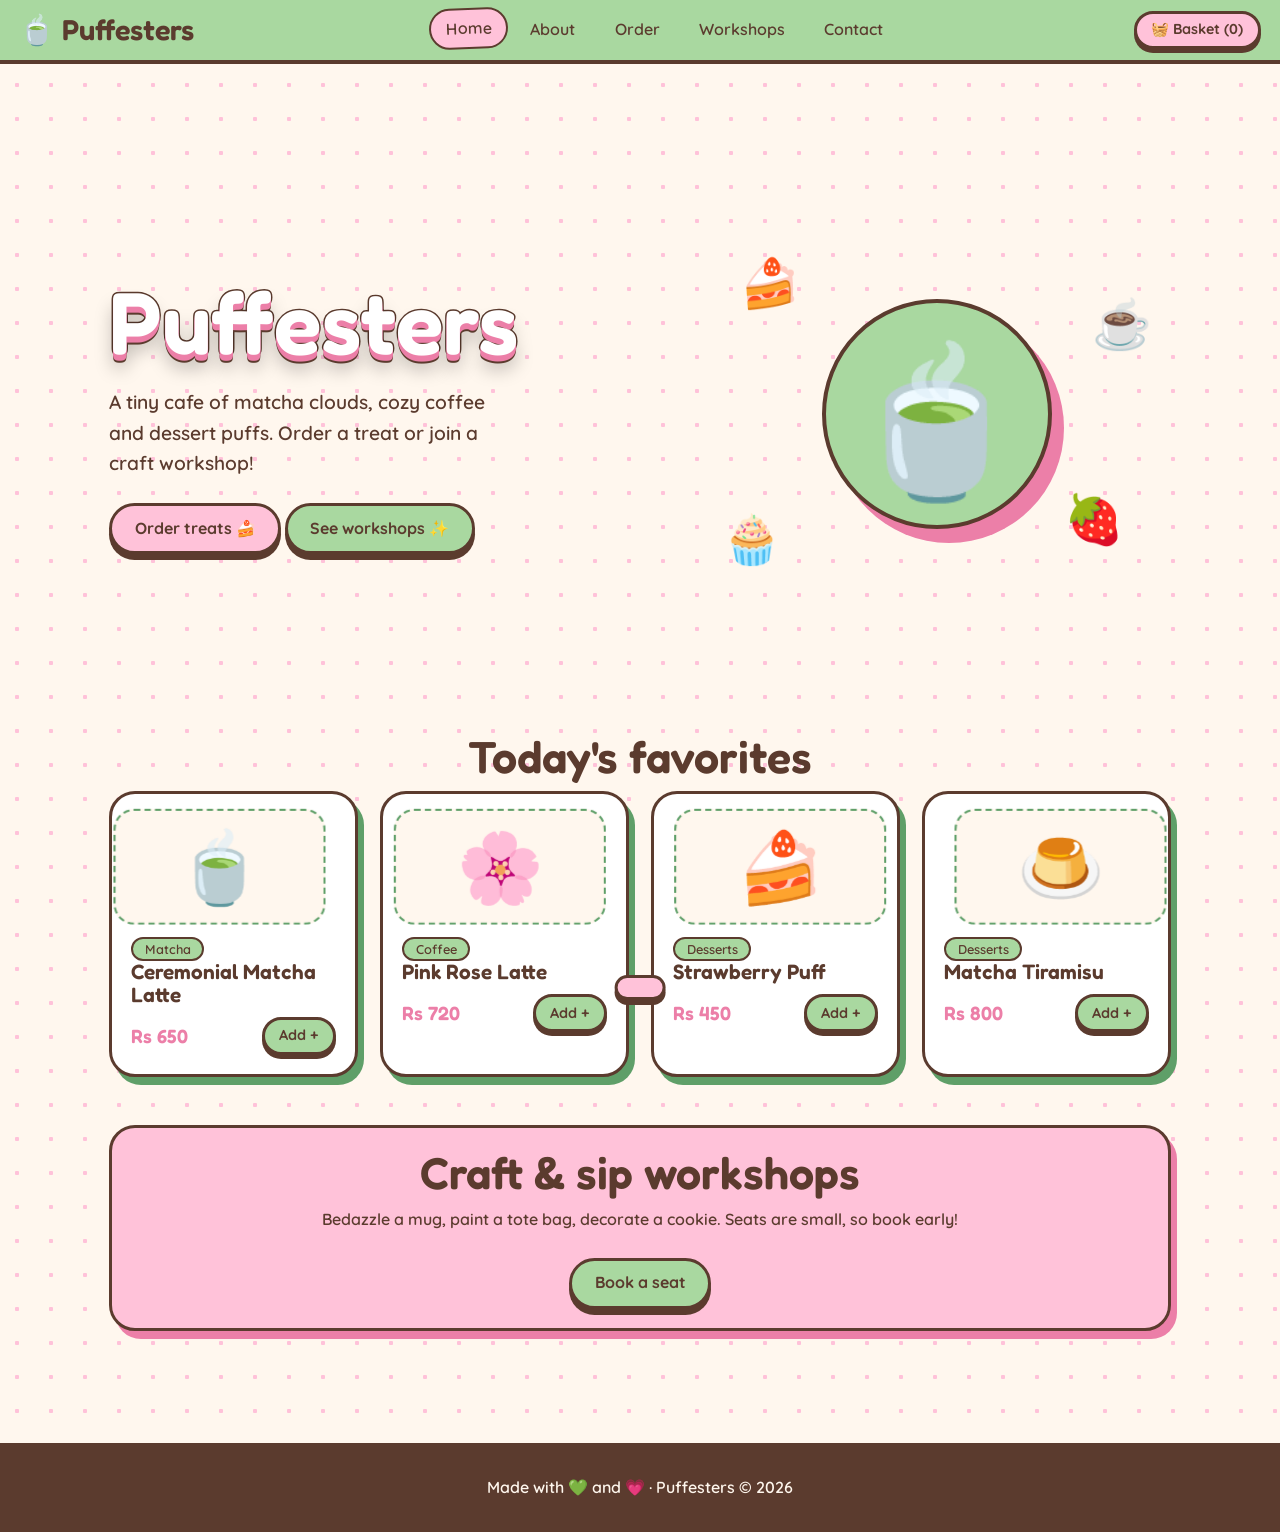
<file: index.html>
<!DOCTYPE html><html lang="en"><head><meta charset="UTF-8"><meta name="viewport" content="width=device-width,initial-scale=1">
<link href="https://fonts.googleapis.com/css2?family=Fredoka:wght@500;600&family=Quicksand:wght@600;700&display=swap" rel="stylesheet">
<link rel="stylesheet" href="style.css"><title>Puffesters | Matcha, Coffee & Sweet Things</title></head><body data-page="home">
<main>
<section class="hero">
  <div>
    <h1 class="title3d">Puffesters</h1>
    <p>A tiny cafe of matcha clouds, cozy coffee and dessert puffs. Order a treat or join a craft workshop!</p>
    <a class="btn" href="order.html">Order treats 🍰</a>
    <a class="btn green" href="workshops.html">See workshops ✨</a>
  </div>
  <div class="hero-art">
    <div class="cup">🍵</div>
    <span class="float f1">🍰</span><span class="float f2">☕</span><span class="float f3">🧁</span><span class="float f4">🍓</span>
  </div>
</section>
<section>
  <h2 class="center">Today's favorites</h2>
  <div class="grid" id="featured"></div>
</section>
<section class="card pink center">
  <h2>Craft & sip workshops</h2>
  <p>Bedazzle a mug, paint a tote bag, decorate a cookie. Seats are small, so book early!</p><br>
  <a class="btn green" href="contact.html">Book a seat</a>
</section>
</main>
<script src="script.js"></script></body></html>
</file>
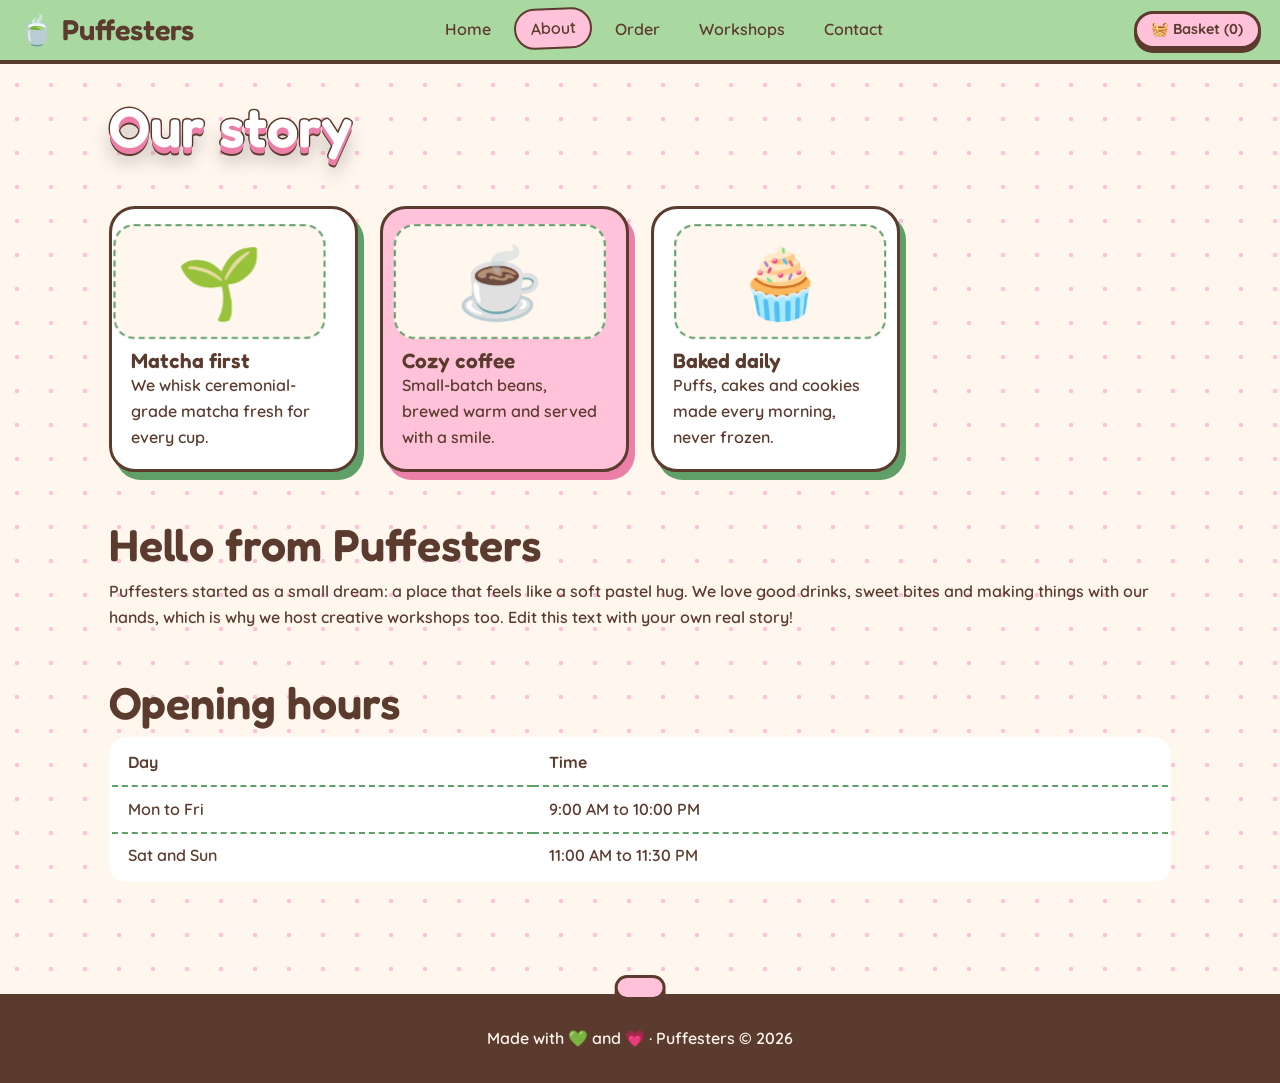
<file: about.html>
<!DOCTYPE html><html lang="en"><head><meta charset="UTF-8"><meta name="viewport" content="width=device-width,initial-scale=1">
<link href="https://fonts.googleapis.com/css2?family=Fredoka:wght@500;600&family=Quicksand:wght@600;700&display=swap" rel="stylesheet">
<link rel="stylesheet" href="style.css"><title>About | Puffesters</title></head><body data-page="about">
<main>
<h1 class="title3d" style="font-size:3.5rem">Our story</h1>
<section class="grid">
  <div class="card"><div class="pic">🌱</div><h3>Matcha first</h3><p>We whisk ceremonial-grade matcha fresh for every cup.</p></div>
  <div class="card pink"><div class="pic">☕</div><h3>Cozy coffee</h3><p>Small-batch beans, brewed warm and served with a smile.</p></div>
  <div class="card"><div class="pic">🧁</div><h3>Baked daily</h3><p>Puffs, cakes and cookies made every morning, never frozen.</p></div>
</section>
<section>
  <h2>Hello from Puffesters</h2>
  <p>Puffesters started as a small dream: a place that feels like a soft pastel hug. We love good drinks, sweet bites and making things with our hands, which is why we host creative workshops too. Edit this text with your own real story!</p>
</section>
<section>
  <h2>Opening hours</h2>
  <table><tr><th>Day</th><th>Time</th></tr>
  <tr><td>Mon to Fri</td><td>9:00 AM to 10:00 PM</td></tr>
  <tr><td>Sat and Sun</td><td>11:00 AM to 11:30 PM</td></tr></table>
</section>
</main>
<script src="script.js"></script></body></html>
</file>
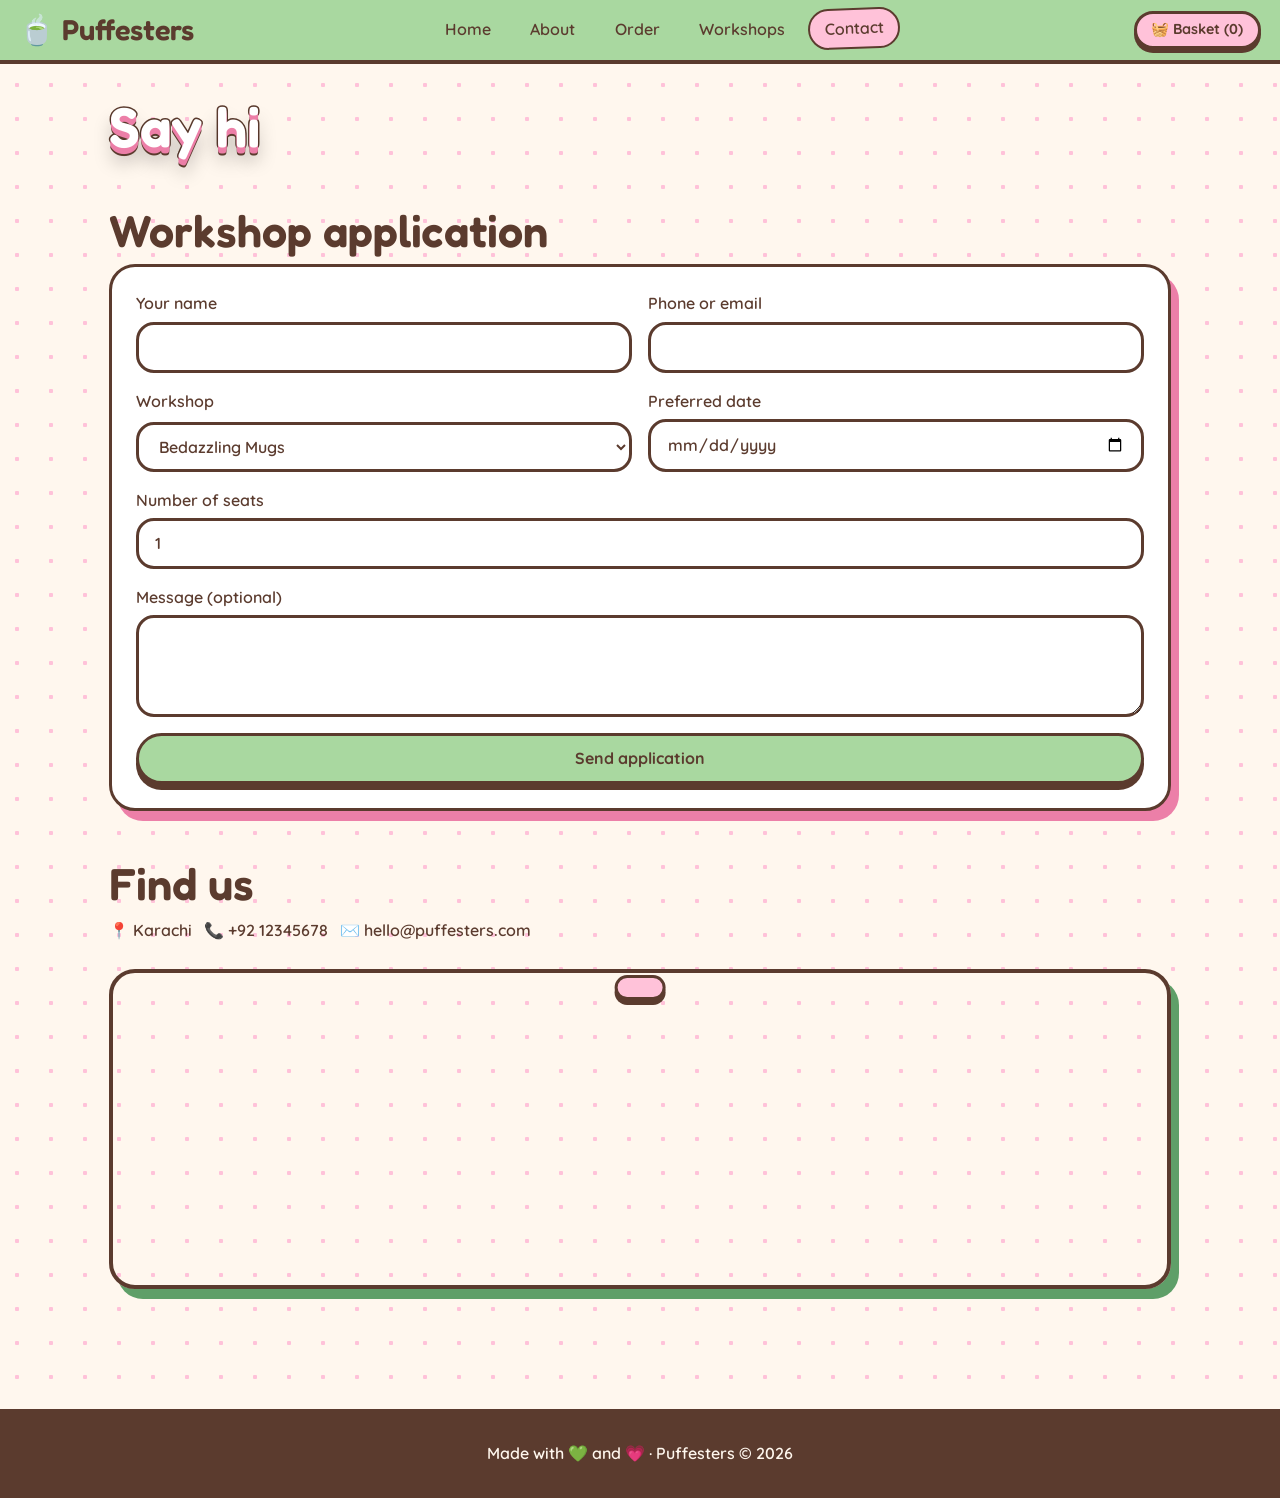
<file: contact.html>
<!DOCTYPE html><html lang="en"><head><meta charset="UTF-8"><meta name="viewport" content="width=device-width,initial-scale=1">
<link href="https://fonts.googleapis.com/css2?family=Fredoka:wght@500;600&family=Quicksand:wght@600;700&display=swap" rel="stylesheet">
<link rel="stylesheet" href="style.css"><title>Contact | Puffesters</title></head><body data-page="contact">
<main>
<h1 class="title3d" style="font-size:3.5rem">Say hi</h1>
<section>
  <h2>Workshop application</h2>
  <form class="box" id="apply">
    <div class="two">
      <label>Your name<input name="name" required></label>
      <label>Phone or email<input name="contact" required></label>
    </div>
    <div class="two">
      <label>Workshop<select name="workshop" id="wsel" required></select></label>
      <label>Preferred date<input type="date" name="date" required></label>
    </div>
    <label>Number of seats<input type="number" name="seats" min="1" max="6" value="1" required></label>
    <label>Message (optional)<textarea name="msg" rows="3"></textarea></label>
    <button class="btn green" type="submit">Send application</button>
  </form>
  <div class="note hidden" id="thanks"></div>
</section>
<section>
  <h2>Find us</h2>
  <p>📍 Karachi &nbsp; 📞 +92 12345678 &nbsp; ✉️ hello@puffesters.com</p><br>
  <iframe title="Map" loading="lazy" src="https://www.google.com/maps?q=Karachi&output=embed"></iframe>
</section>
</main>
<script src="script.js"></script></body></html>
</file>
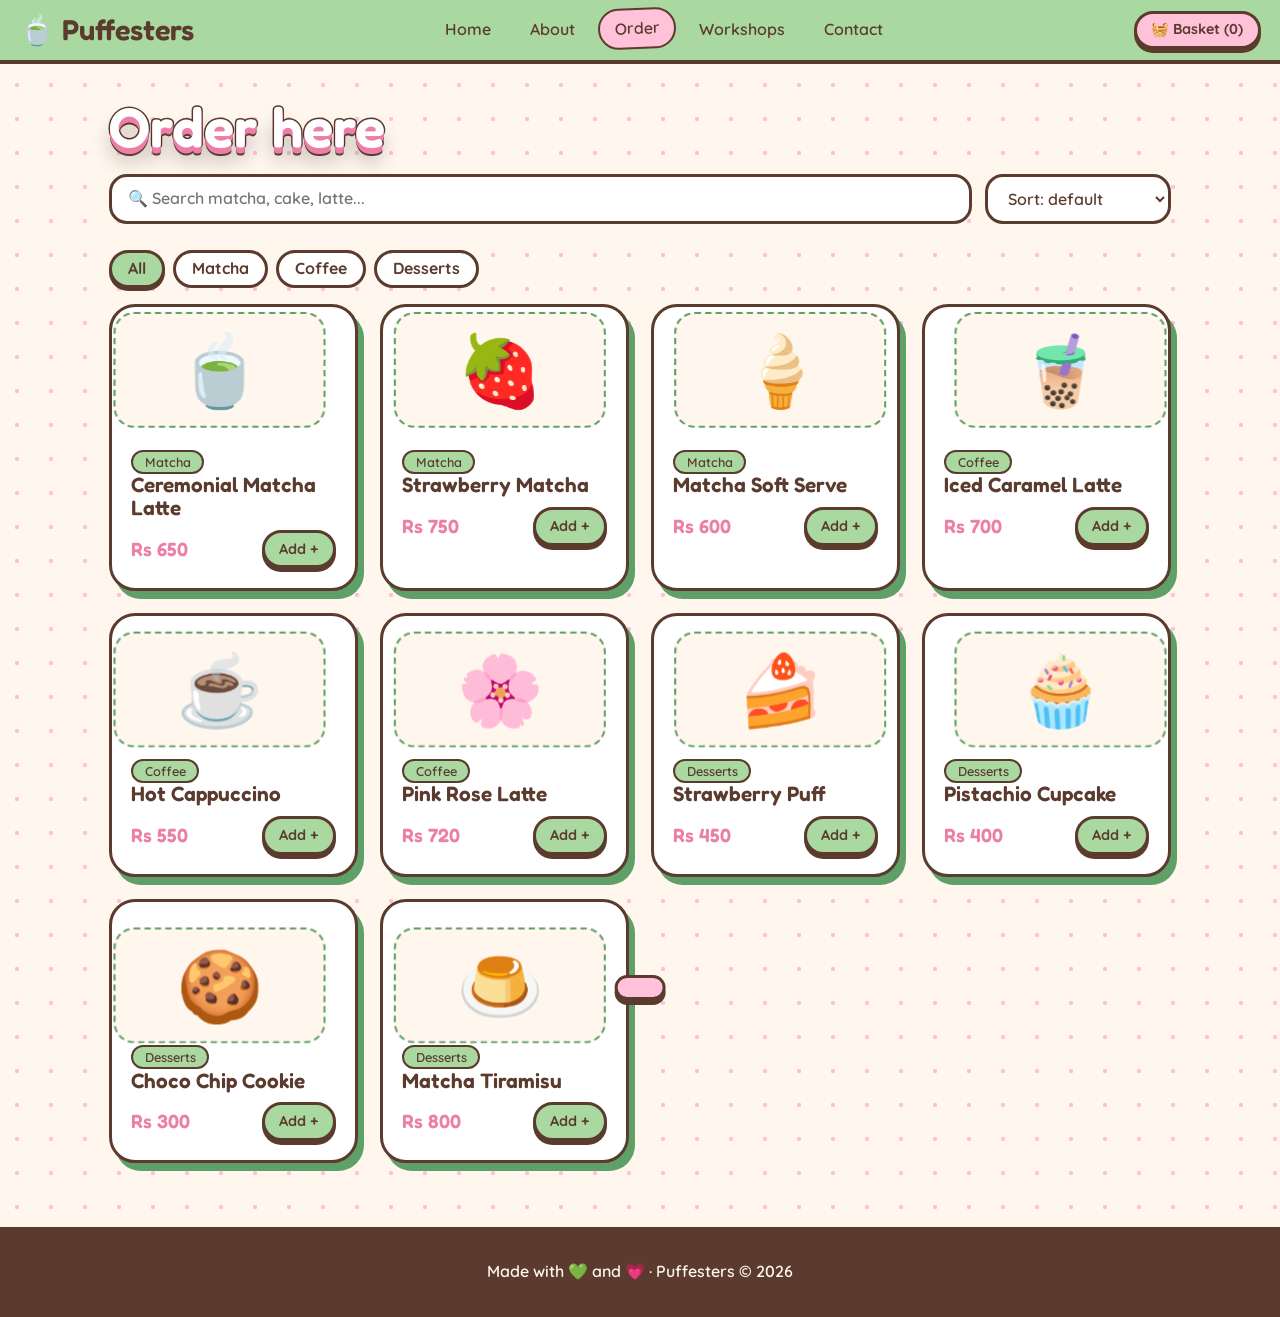
<file: order.html>
<!DOCTYPE html><html lang="en"><head><meta charset="UTF-8"><meta name="viewport" content="width=device-width,initial-scale=1">
<link href="https://fonts.googleapis.com/css2?family=Fredoka:wght@500;600&family=Quicksand:wght@600;700&display=swap" rel="stylesheet">
<link rel="stylesheet" href="style.css"><title>Order | Puffesters</title></head><body data-page="order">
<main>
<h1 class="title3d" style="font-size:3.5rem">Order here</h1>
<div class="toolbar">
  <input id="search" type="search" placeholder="🔍 Search matcha, cake, latte..." aria-label="Search menu">
  <select id="sort" aria-label="Sort"><option value="">Sort: default</option><option value="low">Price: low to high</option><option value="high">Price: high to low</option></select>
</div>
<div class="chips" id="chips"></div>
<div class="grid" id="menu"></div>
<p id="empty" class="hidden center">No treats found. Try another word! 🍃</p>
</main>
<script src="script.js"></script></body></html>
</file>
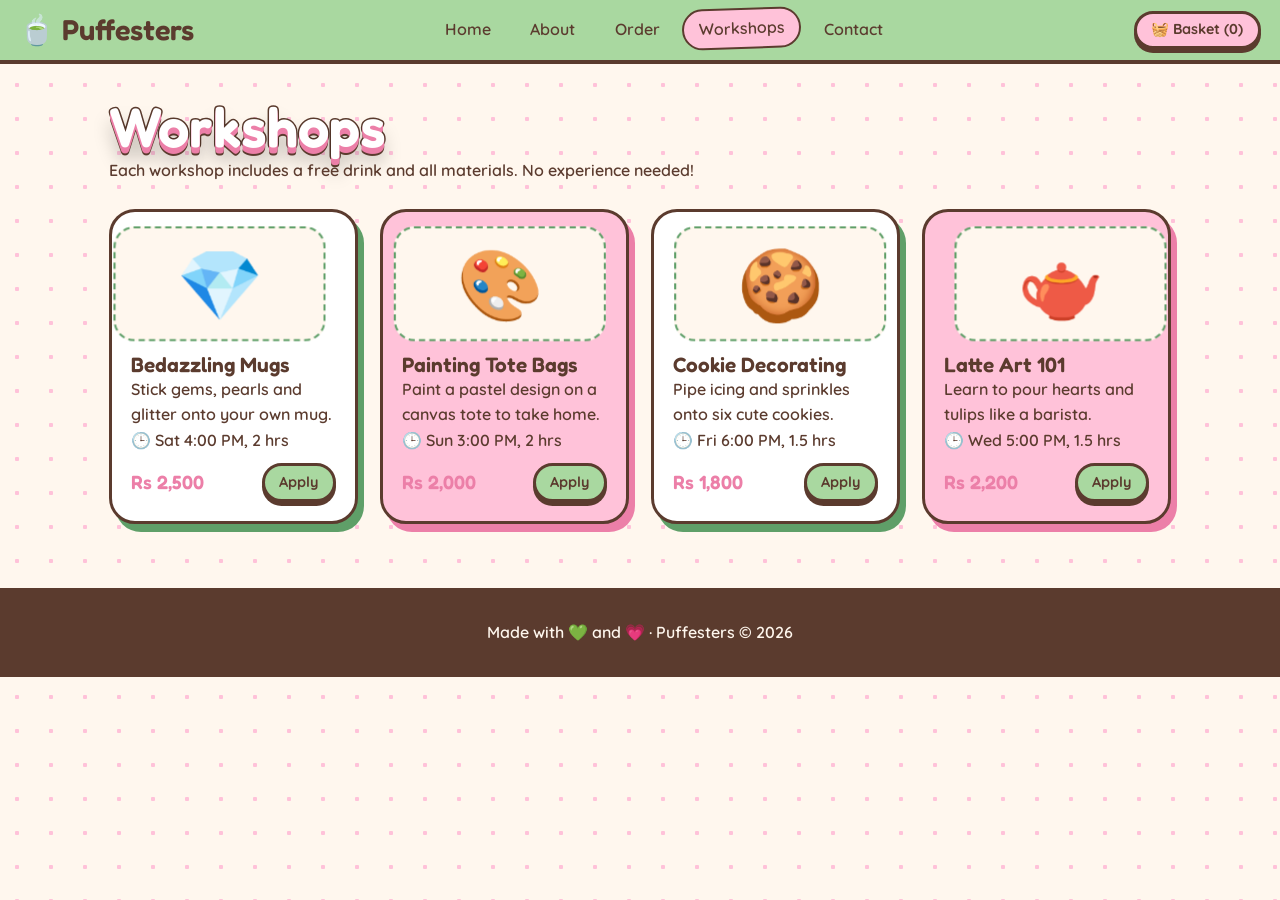
<file: workshops.html>
<!DOCTYPE html><html lang="en"><head><meta charset="UTF-8"><meta name="viewport" content="width=device-width,initial-scale=1">
<link href="https://fonts.googleapis.com/css2?family=Fredoka:wght@500;600&family=Quicksand:wght@600;700&display=swap" rel="stylesheet">
<link rel="stylesheet" href="style.css"><title>Workshops | Puffesters</title></head><body data-page="workshops">
<main>
<h1 class="title3d" style="font-size:3.5rem">Workshops</h1>
<p>Each workshop includes a free drink and all materials. No experience needed!</p><br>
<div class="grid" id="workshops"></div>
</main>
<script src="script.js"></script></body></html>
</file>
<file: style.css>
/* ===== PUFFESTERS – style.css ===== */
:root{
  --matcha:#a9d8a0; --matcha-dark:#5f9f68; --pink:#ffc2d9; --pink-dark:#ec7fa8;
  --cream:#fff7ee; --coffee:#5b3b2e; --white:#fff;
}
*{box-sizing:border-box;margin:0;padding:0}
html{scroll-behavior:smooth}
body{
  font-family:'Quicksand',sans-serif;font-weight:600;color:var(--coffee);line-height:1.6;
  background:var(--cream) radial-gradient(circle,var(--pink) 2px,transparent 2.5px) 0 0/34px 34px;
  background-blend-mode:normal;
}
h1,h2,h3,.logo{font-family:'Fredoka',sans-serif;font-weight:600;line-height:1.1}
h1{font-size:clamp(2.8rem,8vw,5.5rem)}
h2{font-size:clamp(1.8rem,4vw,2.8rem);margin-bottom:.6rem}
a{color:inherit}
main{max-width:1100px;margin:0 auto;padding:2rem 1.2rem 4rem}
section{margin:3rem 0}
.center{text-align:center}

/* 3D title: stacked shadows */
.title3d{color:var(--white);-webkit-text-stroke:3px var(--coffee);paint-order:stroke fill;
  text-shadow:0 2px 0 var(--pink-dark),0 4px 0 var(--pink-dark),0 6px 0 var(--pink-dark),0 8px 0 var(--coffee),0 14px 18px rgba(0,0,0,.25)}

/* NAV */
header{position:sticky;top:0;z-index:50;background:var(--matcha);border-bottom:4px solid var(--coffee);
  display:flex;align-items:center;justify-content:space-between;gap:1rem;padding:.6rem 1.2rem;flex-wrap:wrap}
.logo{font-size:1.8rem;text-decoration:none}
nav{display:flex;gap:.4rem;flex-wrap:wrap}
nav a{text-decoration:none;padding:.35rem .9rem;border-radius:99px;border:2px solid transparent;transition:.2s}
nav a:hover,nav a.active{background:var(--pink);border-color:var(--coffee);transform:translateY(-2px) rotate(-2deg)}
#cart-btn{font-family:inherit;font-weight:700;cursor:pointer}

/* 3D BUTTONS */
.btn{display:inline-block;font:inherit;font-weight:700;cursor:pointer;text-decoration:none;
  background:var(--pink);color:var(--coffee);border:3px solid var(--coffee);border-radius:99px;
  padding:.6rem 1.4rem;box-shadow:0 6px 0 var(--coffee);transition:transform .1s,box-shadow .1s}
.btn:hover{transform:translateY(-2px);box-shadow:0 8px 0 var(--coffee)}
.btn:active{transform:translateY(6px);box-shadow:0 0 0 var(--coffee)}
.btn.green{background:var(--matcha)}
.btn.small{padding:.3rem .9rem;font-size:.9rem;box-shadow:0 4px 0 var(--coffee)}
:focus-visible{outline:4px dashed var(--pink-dark);outline-offset:3px}

/* CARDS (3D tilt handled in JS) */
.grid{display:grid;grid-template-columns:repeat(auto-fill,minmax(230px,1fr));gap:1.4rem;perspective:900px}
.card{background:var(--white);border:3px solid var(--coffee);border-radius:26px;padding:1.2rem;
  box-shadow:6px 8px 0 var(--matcha-dark);transition:transform .15s ease-out;transform-style:preserve-3d}
.card.pink{background:var(--pink);box-shadow:6px 8px 0 var(--pink-dark)}
.card .pic{font-size:4.2rem;text-align:center;background:var(--cream);border-radius:20px;margin-bottom:.7rem;
  border:2px dashed var(--matcha-dark);transform:translateZ(30px);animation:bob 3s ease-in-out infinite}
.card h3{font-size:1.3rem}
.price{font-family:'Fredoka';font-size:1.2rem;color:var(--pink-dark)}
.row{display:flex;justify-content:space-between;align-items:center;margin-top:.6rem;gap:.5rem}
.tag{display:inline-block;background:var(--matcha);border:2px solid var(--coffee);border-radius:99px;padding:0 .7rem;font-size:.8rem}

/* HERO */
.hero{display:grid;grid-template-columns:1.2fr 1fr;gap:2rem;align-items:center;min-height:60vh}
.hero p{font-size:1.2rem;margin:1rem 0 1.5rem;max-width:34ch}
.hero-art{position:relative;height:340px;perspective:700px}
.cup{position:absolute;inset:0;margin:auto;width:230px;height:230px;font-size:9rem;display:grid;place-items:center;
  background:var(--matcha);border:4px solid var(--coffee);border-radius:50%;box-shadow:12px 14px 0 var(--pink-dark);
  animation:spin3d 8s ease-in-out infinite}
.float{position:absolute;font-size:3rem;animation:bob 3s ease-in-out infinite}
.f1{top:0;left:8%}.f2{top:12%;right:4%;animation-delay:.6s}.f3{bottom:2%;left:4%;animation-delay:1.2s}.f4{bottom:8%;right:10%;animation-delay:1.8s}
@keyframes bob{50%{transform:translateY(-12px) rotate(6deg)}}
@keyframes spin3d{0%,100%{transform:rotateY(-18deg) rotateX(8deg)}50%{transform:rotateY(18deg) rotateX(-4deg)}}

/* ORDER PAGE */
.toolbar{display:flex;gap:.8rem;flex-wrap:wrap;margin:1rem 0 1.6rem}
input,select,textarea{font:inherit;font-weight:600;color:var(--coffee);background:var(--white);
  border:3px solid var(--coffee);border-radius:18px;padding:.6rem 1rem;width:100%}
.toolbar input{flex:1;min-width:200px}
.toolbar select{width:auto}
.chips{display:flex;gap:.5rem;flex-wrap:wrap;margin-bottom:1rem}
.chip{border:3px solid var(--coffee);background:var(--white);border-radius:99px;padding:.2rem 1rem;font:inherit;font-weight:700;cursor:pointer;color:var(--coffee)}
.chip.on{background:var(--matcha);box-shadow:0 3px 0 var(--coffee)}

/* FORMS */
form.box{background:var(--white);border:3px solid var(--coffee);border-radius:26px;padding:1.5rem;box-shadow:8px 10px 0 var(--pink-dark);display:grid;gap:1rem}
label{display:grid;gap:.3rem}
.two{display:grid;grid-template-columns:1fr 1fr;gap:1rem}
.note{background:var(--matcha);border:3px solid var(--coffee);border-radius:20px;padding:1rem;margin-top:1rem}
.hidden{display:none}
iframe{width:100%;height:320px;border:4px solid var(--coffee);border-radius:26px;box-shadow:8px 10px 0 var(--matcha-dark)}

/* CART DRAWER */
#drawer{position:fixed;top:0;right:0;height:100%;width:min(400px,100%);background:var(--cream);border-left:4px solid var(--coffee);
  z-index:100;padding:1.2rem;overflow:auto;transform:translateX(105%);transition:transform .35s cubic-bezier(.3,1.4,.5,1)}
#drawer.open{transform:none}
.cart-item{display:flex;align-items:center;gap:.6rem;background:var(--white);border:2px solid var(--coffee);border-radius:16px;padding:.5rem .8rem;margin:.5rem 0}
.cart-item span:nth-child(2){flex:1}
.qty{border:2px solid var(--coffee);background:var(--pink);border-radius:50%;width:28px;height:28px;cursor:pointer;font-weight:700;color:var(--coffee)}
.total{font-family:'Fredoka';font-size:1.4rem;margin:1rem 0}
#toast{position:fixed;bottom:20px;left:50%;transform:translate(-50%,120px);background:var(--pink);border:3px solid var(--coffee);
  border-radius:99px;padding:.6rem 1.4rem;z-index:200;transition:.3s;box-shadow:0 5px 0 var(--coffee)}
#toast.show{transform:translate(-50%,0)}

footer{background:var(--coffee);color:var(--cream);text-align:center;padding:2rem 1rem}
table{width:100%;border-collapse:collapse;background:var(--white);border:3px solid var(--coffee);border-radius:18px;overflow:hidden}
td,th{padding:.6rem 1rem;border-bottom:2px dashed var(--matcha-dark);text-align:left}

@media(max-width:760px){.hero{grid-template-columns:1fr}.two{grid-template-columns:1fr}}
@media(prefers-reduced-motion:reduce){*{animation:none!important;transition:none!important}}
</file>
